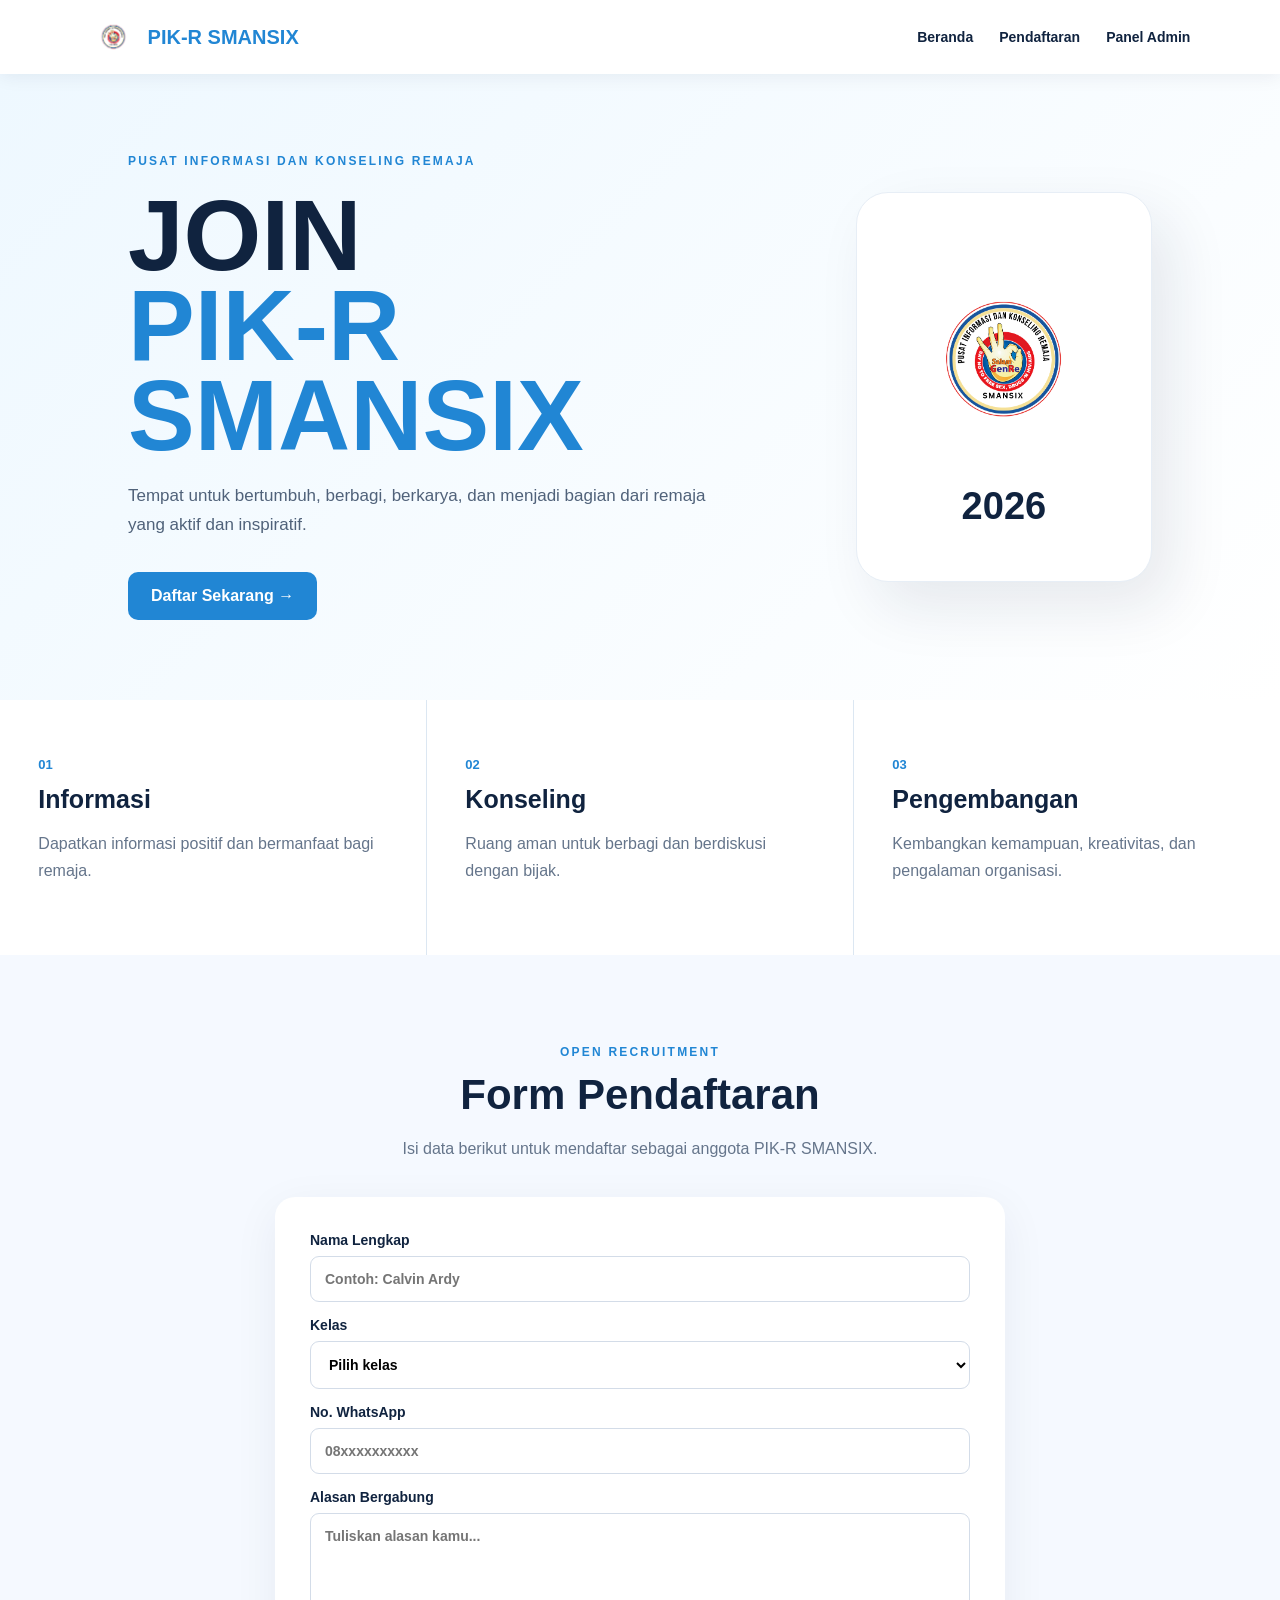
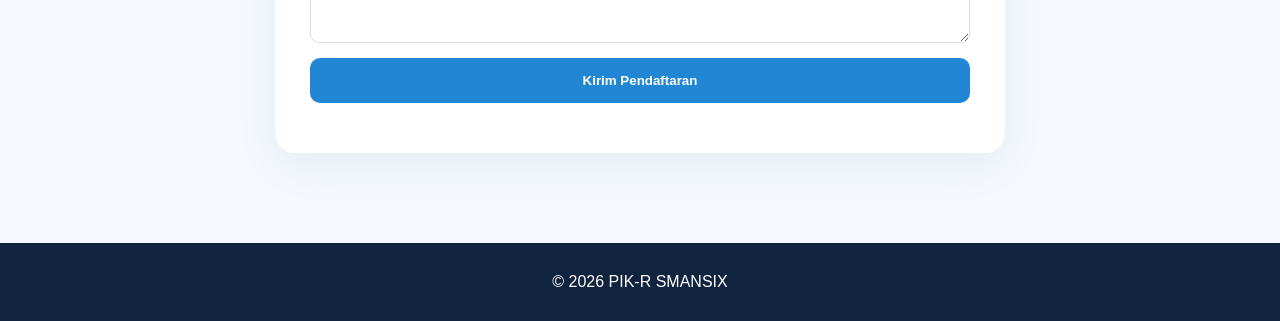
<file: index.html>
<!DOCTYPE html>
<html lang="id">
<head>
<meta charset="UTF-8">
<meta name="viewport" content="width=device-width, initial-scale=1.0">
<title>PIK-R SMANSIX — Pendaftaran</title>
<link rel="stylesheet" href="style.css">
</head>
<body>
<header class="nav">
  <div class="brand"><img src="logo-pikr.png" alt="Logo PIK-R SMANSIX"><span>PIK-R SMANSIX</span></div>
  <nav>
    <a href="#home">Beranda</a>
    <a href="#daftar">Pendaftaran</a>
    <a href="admin.html">Panel Admin</a>
  </nav>
</header>

<main>
<section class="hero" id="home">
  <div class="hero-copy">
    <div class="eyebrow">PUSAT INFORMASI DAN KONSELING REMAJA</div>
    <h1>JOIN<br><span>PIK-R SMANSIX</span></h1>
    <p>Tempat untuk bertumbuh, berbagi, berkarya, dan menjadi bagian dari remaja yang aktif dan inspiratif.</p>
    <a class="btn" href="#daftar">Daftar Sekarang →</a>
  </div>
  <div class="hero-card"><img src="logo-pikr.png" class="hero-logo" alt="Logo PIK-R SMANSIX"><strong>2026</strong></div>
</section>

<section class="info">
  <div><b>01</b><h3>Informasi</h3><p>Dapatkan informasi positif dan bermanfaat bagi remaja.</p></div>
  <div><b>02</b><h3>Konseling</h3><p>Ruang aman untuk berbagi dan berdiskusi dengan bijak.</p></div>
  <div><b>03</b><h3>Pengembangan</h3><p>Kembangkan kemampuan, kreativitas, dan pengalaman organisasi.</p></div>
</section>

<section class="register" id="daftar">
  <div class="section-title">
    <div class="eyebrow">OPEN RECRUITMENT</div>
    <h2>Form Pendaftaran</h2>
    <p>Isi data berikut untuk mendaftar sebagai anggota PIK-R SMANSIX.</p>
  </div>
  <form id="form">
    <label>Nama Lengkap<input id="nama" required placeholder="Contoh: Calvin Ardy"></label>
    <label>Kelas<select id="kelas" required><option value="">Pilih kelas</option><option>X</option><option>XI</option><option>XII</option></select></label>
    <label>No. WhatsApp<input id="wa" required placeholder="08xxxxxxxxxx"></label>
    <label>Alasan Bergabung<textarea id="alasan" required placeholder="Tuliskan alasan kamu..."></textarea></label>
    <button class="btn" type="submit">Kirim Pendaftaran</button>
    <div id="success" class="success"></div>
  </form>
</section>
</main>
<footer>© 2026 PIK-R SMANSIX</footer>
<script>
const form=document.getElementById('form');
form.addEventListener('submit',e=>{
 e.preventDefault();
 const data={nama:nama.value,kelas:kelas.value,wa:wa.value,alasan:alasan.value,waktu:new Date().toLocaleString('id-ID')};
 const list=JSON.parse(localStorage.getItem('pikr_demo')||'[]');
 list.unshift(data); localStorage.setItem('pikr_demo',JSON.stringify(list));
 form.reset(); document.getElementById('success').textContent='✓ Pendaftaran berhasil! Data masuk ke preview Panel Admin.';
});
</script>
</body>
</html>
</file>
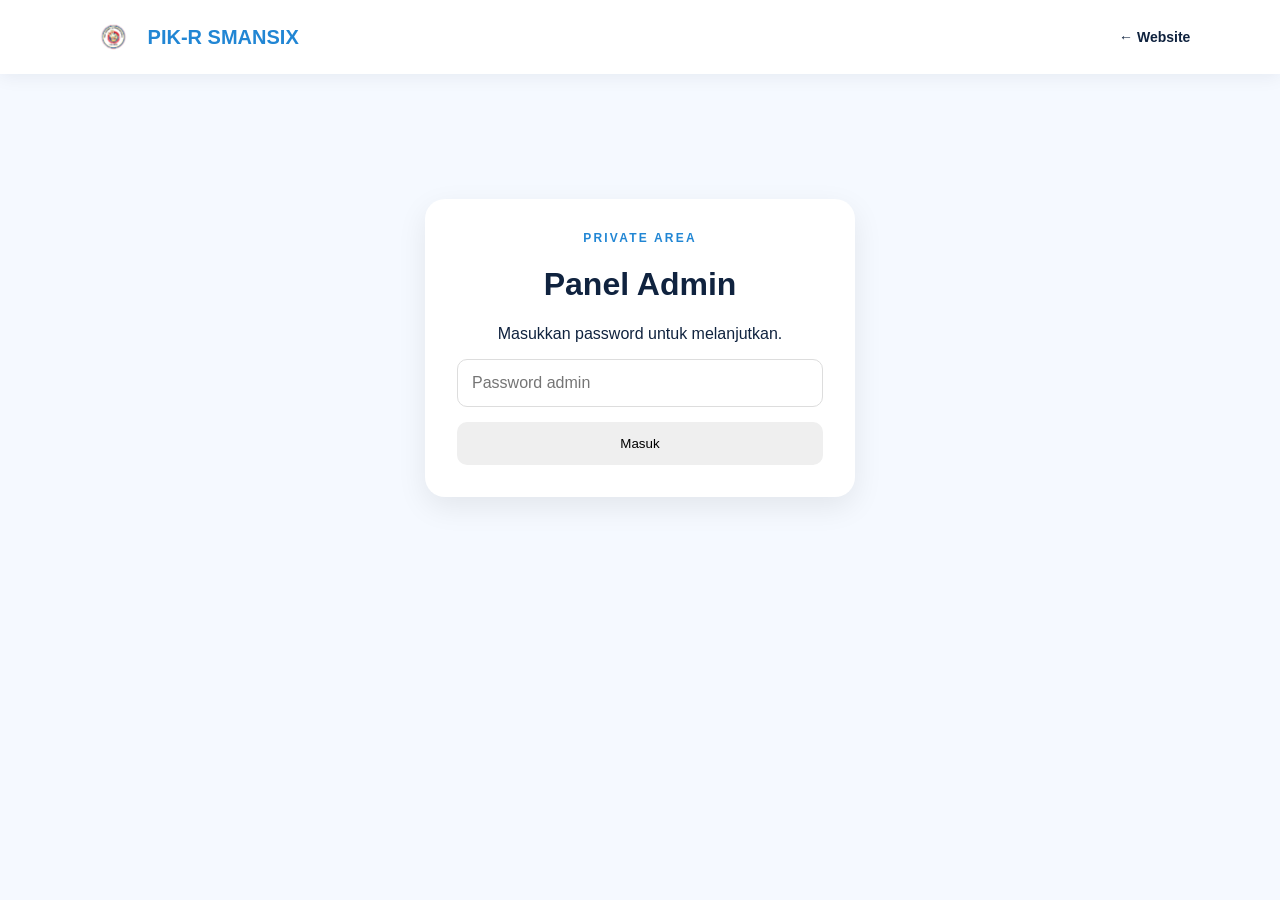
<file: admin.html>
<!DOCTYPE html>
<html lang="id">
<head>
<meta charset="UTF-8"><meta name="viewport" content="width=device-width,initial-scale=1.0">
<title>Panel Admin — PIK-R SMANSIX</title><link rel="stylesheet" href="style.css">
</head>
<body>
<header class="nav"><div class="brand"><img src="logo-pikr.png" alt="Logo PIK-R SMANSIX"><span>PIK-R SMANSIX</span></div><nav><a href="index.html">← Website</a></nav></header>
<main class="admin">
<div id="loginBox" style="max-width:430px;margin:70px auto;text-align:center;background:white;padding:32px;border-radius:20px;box-shadow:0 10px 30px rgba(0,0,0,.08)">
<div class="eyebrow">PRIVATE AREA</div><h1>Panel Admin</h1><p>Masukkan password untuk melanjutkan.</p>
<input id="password" type="password" placeholder="Password admin" style="width:100%;box-sizing:border-box;padding:14px;border:1px solid #ddd;border-radius:10px;margin:15px 0">
<button onclick="login()" style="width:100%;padding:14px;border:0;border-radius:10px;cursor:pointer">Masuk</button>
<p id="error" style="color:#d33;display:none;margin-top:12px">Password salah.</p>
</div>
<div id="panel" style="display:none">
<div class="admin-head"><div><div class="eyebrow">PRIVATE AREA</div><h1>Panel Admin</h1><p>Daftar peserta yang masuk.</p></div><div class="stat"><strong id="total">0</strong><small>Total Pendaftar</small></div></div>
<div class="toolbar"><input id="search" placeholder="Cari nama..."><select id="filter"><option value="">Semua kelas</option><option>X</option><option>XI</option><option>XII</option></select><button class="danger" onclick="clearAll()">Hapus Semua</button></div>
<div class="table-wrap"><table><thead><tr><th>No</th><th>Nama</th><th>Kelas</th><th>WhatsApp</th><th>Alasan</th><th>Waktu</th><th></th></tr></thead><tbody id="rows"></tbody></table></div>
<p class="note">Data preview tersimpan di browser ini.</p>
</div></main>
<script>
const ADMIN_PASSWORD="PIKR2026";
function login(){if(document.getElementById("password").value===ADMIN_PASSWORD){document.getElementById("loginBox").style.display="none";document.getElementById("panel").style.display="block";sessionStorage.setItem("pikr_admin","1");render()}else document.getElementById("error").style.display="block";}
if(sessionStorage.getItem("pikr_admin")==="1"){document.getElementById("loginBox").style.display="none";document.getElementById("panel").style.display="block";}
document.getElementById("password").addEventListener("keydown",e=>{if(e.key==="Enter")login()});
let data=JSON.parse(localStorage.getItem('pikr_demo')||'[]');
const rows=document.getElementById('rows'), total=document.getElementById('total'), search=document.getElementById('search'), filter=document.getElementById('filter');
function esc(s){return String(s).replace(/[&<>"']/g,m=>({'&':'&amp;','<':'&lt;','>':'&gt;','"':'&quot;',"'":'&#039;'}[m]))}
function render(){
 const q=search.value.toLowerCase(), f=filter.value;
 const view=data.filter(x=>(x.nama||'').toLowerCase().includes(q)&&(!f||x.kelas===f));
 total.textContent=data.length;
 rows.innerHTML=view.length?view.map((x,i)=>`<tr><td>${i+1}</td><td><b>${esc(x.nama)}</b></td><td>${esc(x.kelas)}</td><td>${esc(x.wa)}</td><td>${esc(x.alasan)}</td><td>${esc(x.waktu)}</td><td><button class="small-danger" onclick="removeItem(${data.indexOf(x)})">Hapus</button></td></tr>`).join(''):`<tr><td colspan="7" class="empty">Belum ada pendaftar. Coba isi form di halaman website.</td></tr>`;
}
function removeItem(i){if(confirm('Hapus data ini?')){data.splice(i,1);localStorage.setItem('pikr_demo',JSON.stringify(data));render()}}
function clearAll(){if(confirm('Hapus semua data demo?')){data=[];localStorage.removeItem('pikr_demo');render()}}
search.oninput=render;filter.onchange=render;render();
</script>
</body>
</html>
</file>
<file: style.css>
*{box-sizing:border-box}html{scroll-behavior:smooth}body{margin:0;font-family:Inter,Arial,sans-serif;color:#10233f;background:#f5f9ff}a{text-decoration:none;color:inherit}.nav{height:74px;background:#fff;display:flex;align-items:center;justify-content:space-between;padding:0 7%;position:sticky;top:0;z-index:5;box-shadow:0 2px 18px #10233f12}.brand{font-weight:900;font-size:20px;color:#10233f;display:flex;align-items:center;gap:10px}.brand img{width:48px;height:48px;object-fit:contain}.brand span{color:#2186d4}.nav nav{display:flex;gap:26px;font-weight:700;font-size:14px}.hero{min-height:610px;padding:80px 10%;display:flex;align-items:center;justify-content:space-between;gap:50px;background:linear-gradient(135deg,#eef8ff,#fff)}.eyebrow{font-size:12px;letter-spacing:2.2px;font-weight:900;color:#2186d4}.hero h1{font-size:clamp(55px,8vw,100px);line-height:.9;margin:22px 0}.hero h1 span{color:#2186d4}.hero-copy>p{max-width:580px;line-height:1.7;color:#50627a;font-size:17px;margin-bottom:32px}.btn{display:inline-block;background:#2186d4;color:#fff;border:0;border-radius:10px;padding:15px 23px;font-weight:800;cursor:pointer}.hero-card{width:330px;height:390px;border-radius:32px;background:#fff;display:flex;flex-direction:column;align-items:center;justify-content:center;color:#10233f;box-shadow:20px 25px 60px #10233f18;border:1px solid #e7eef6}.circle{width:180px;height:180px;border:2px solid #2186d4;border-radius:50%;display:grid;place-items:center;font-size:28px;font-weight:900}.mini{letter-spacing:5px;margin:22px 0 8px}.hero-logo{width:230px;height:230px;object-fit:contain}.hero-card strong{font-size:38px;margin-top:10px}.info{display:grid;grid-template-columns:repeat(3,1fr);gap:1px;background:#dce7f2}.info div{padding:55px 9%;background:#fff}.info b{color:#2186d4;font-size:13px}.info h3{font-size:25px;margin:12px 0}.info p,.section-title p{color:#65758b;line-height:1.7}.register{max-width:780px;margin:auto;padding:90px 25px}.section-title{text-align:center;margin-bottom:35px}.section-title h2{font-size:42px;margin:12px 0}.register form{background:#fff;padding:35px;border-radius:20px;box-shadow:0 12px 45px #10233f10;display:grid;gap:15px}label{font-weight:800;font-size:14px}input,select,textarea{display:block;width:100%;margin-top:8px;border:1px solid #d3dce8;border-radius:9px;padding:14px;font:inherit;background:#fff}textarea{min-height:130px;resize:vertical}.success{color:#16834b;font-weight:800}.admin{padding:55px 6%}.admin-head{display:flex;justify-content:space-between;align-items:center;margin-bottom:35px}.admin-head h1{font-size:48px;margin:10px 0}.admin-head p{color:#65758b}.stat{background:#fff;border-radius:16px;padding:20px 28px;text-align:center;box-shadow:0 8px 30px #10233f0c}.stat strong{display:block;font-size:36px;color:#2186d4}.stat small{color:#65758b}.toolbar{display:flex;gap:10px;margin-bottom:18px}.toolbar input{max-width:350px;margin:0}.toolbar select{width:150px;margin:0}.toolbar button{border:0;border-radius:9px;padding:12px 16px;cursor:pointer;font-weight:800}.danger,.small-danger{background:#d94a43;color:#fff}.table-wrap{overflow:auto;background:#fff;border-radius:16px;box-shadow:0 8px 30px #10233f0c}table{border-collapse:collapse;width:100%;min-width:950px}th,td{padding:15px;border-bottom:1px solid #edf0f4;text-align:left;vertical-align:top}th{background:#f8fafc;font-size:13px}.small-danger{border:0;border-radius:6px;padding:8px 10px;cursor:pointer}.empty{text-align:center;padding:50px;color:#65758b}.note{color:#65758b;font-size:13px;margin-top:18px}footer{text-align:center;background:#10233f;color:#fff;padding:30px}@media(max-width:750px){.nav{padding:0 20px}.nav nav{gap:10px}.hero{padding:60px 25px;display:block}.hero-card{display:none}.info{grid-template-columns:1fr}.info div{padding:35px 25px}.admin{padding:35px 18px}.admin-head{align-items:flex-start;gap:15px}.admin-head h1{font-size:36px}.toolbar{flex-direction:column}.toolbar input,.toolbar select{max-width:none;width:100%}}
</file>
